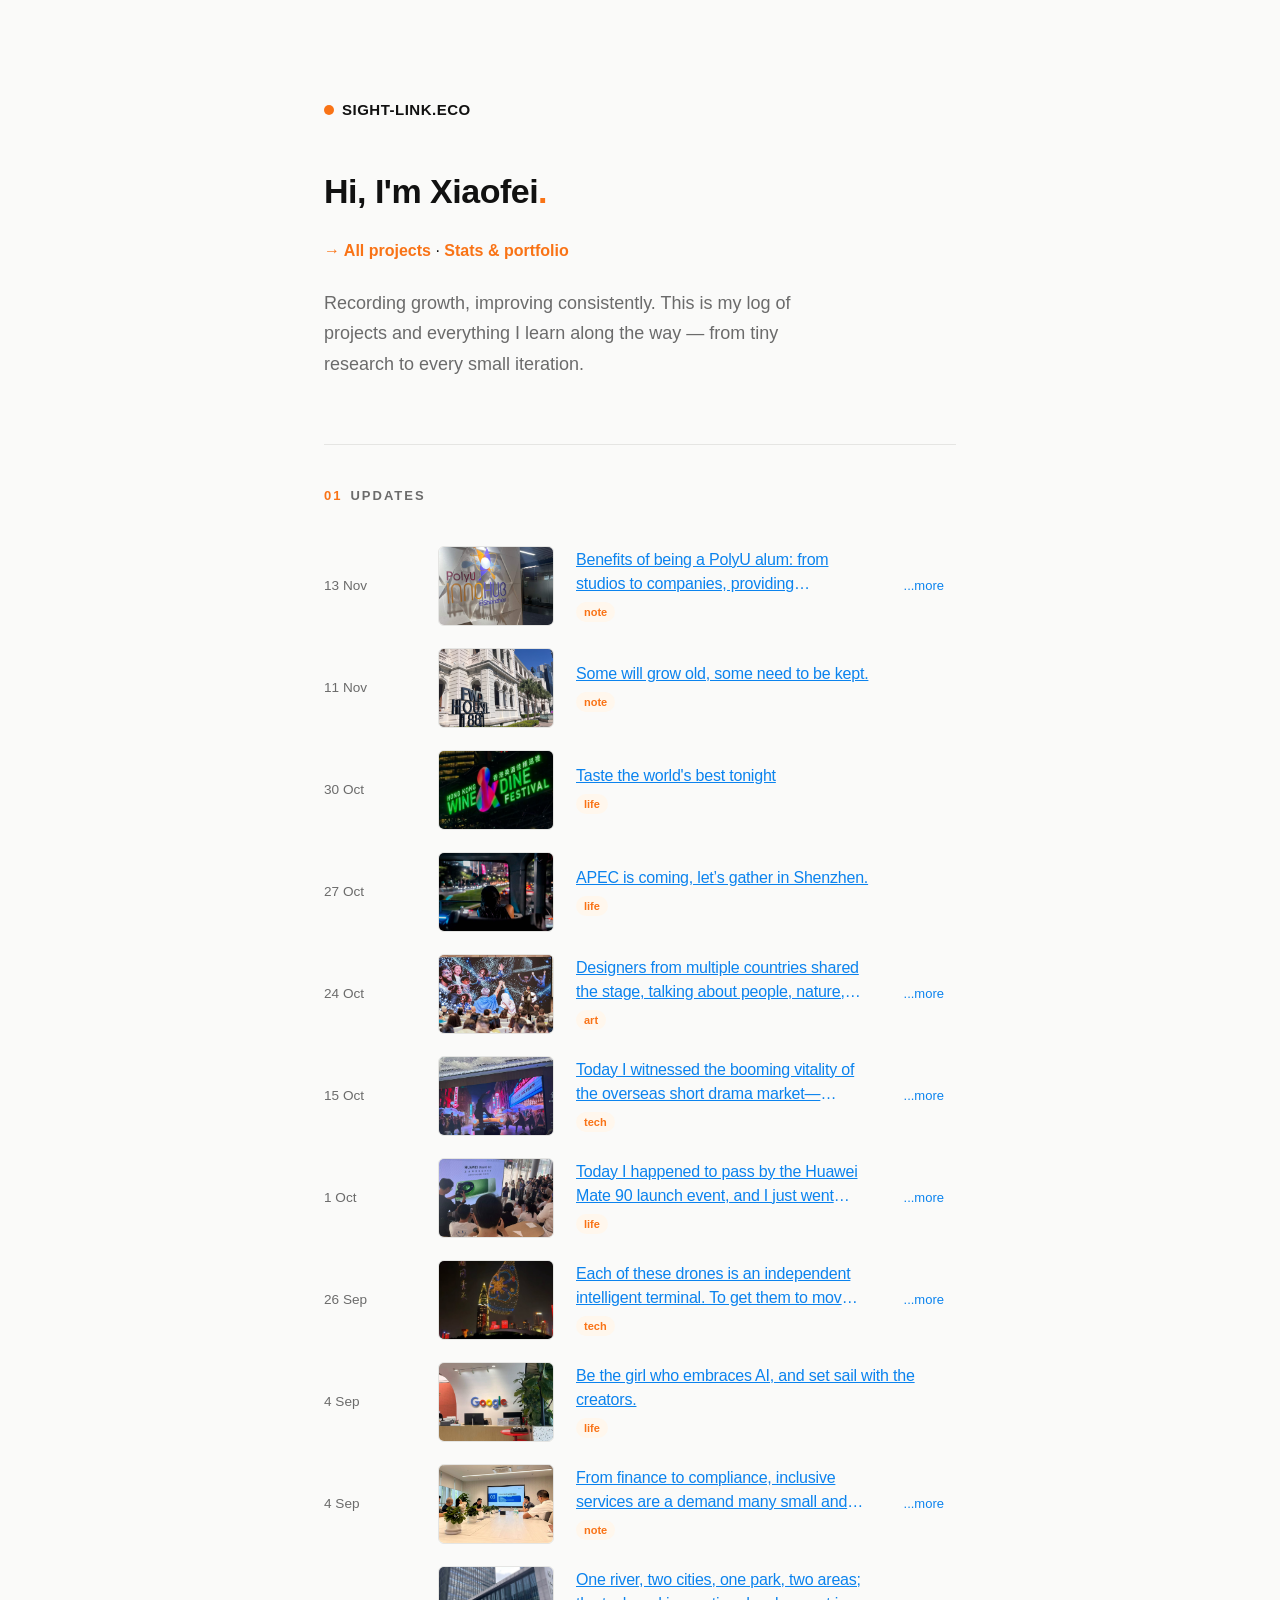
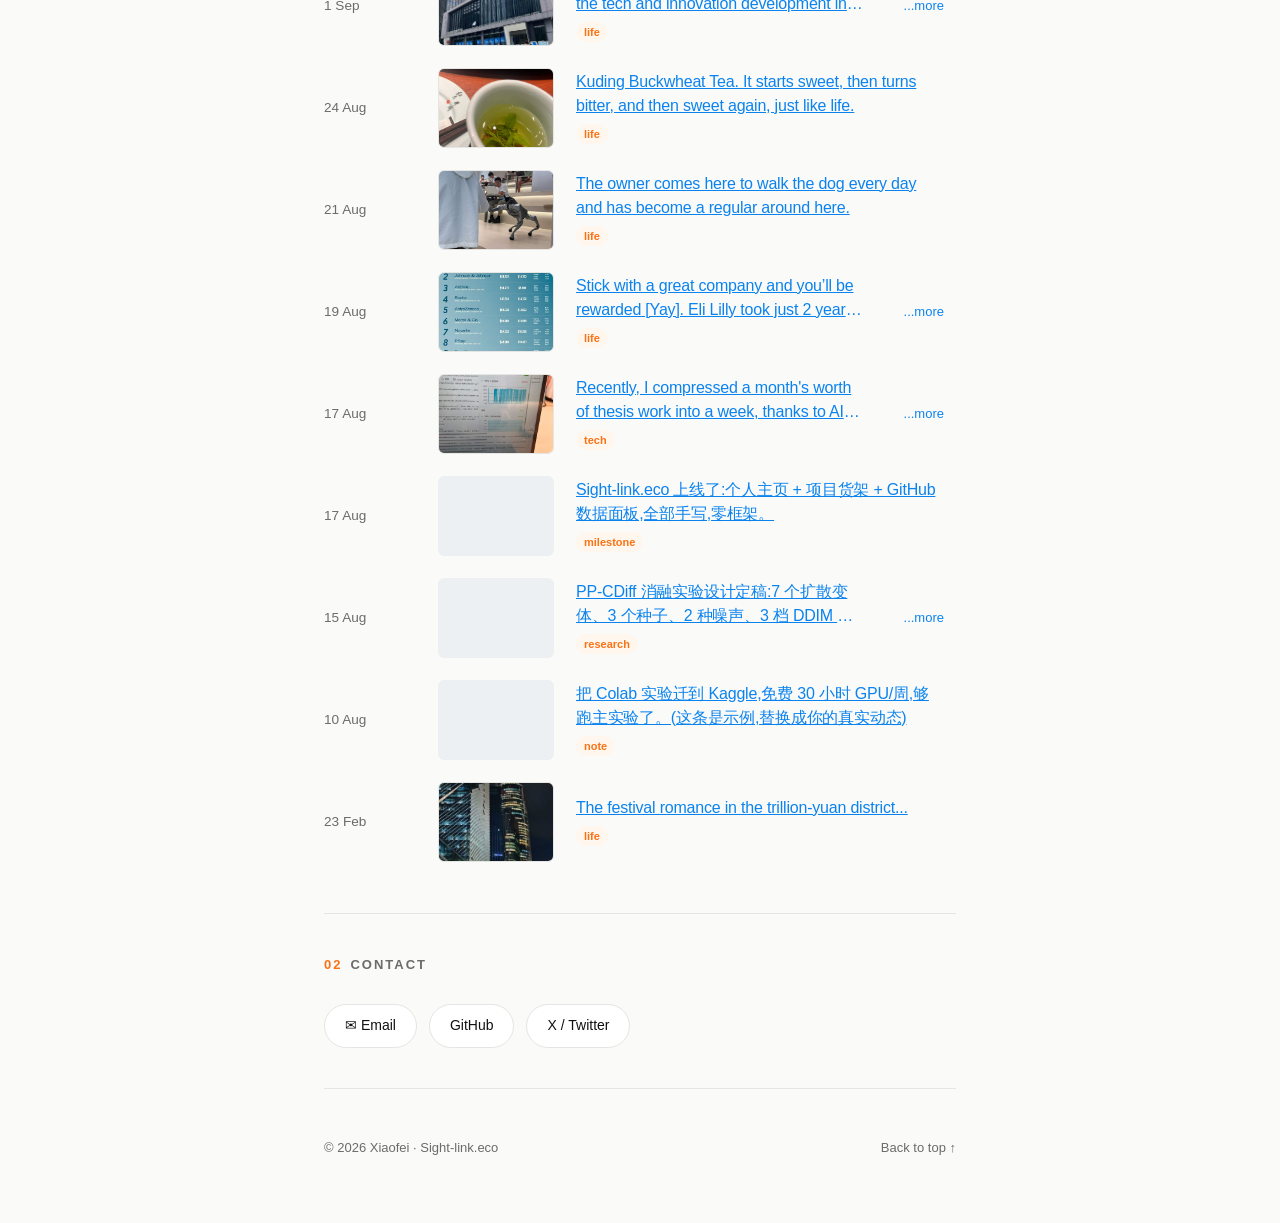
<file: index.html>
<!DOCTYPE html>
<html lang="en">
<head>
<meta charset="UTF-8">
<meta name="viewport" content="width=device-width, initial-scale=1.0">
<title>Sight-link.eco — Xiaofei</title>
<meta name="description" content="Xiaofei's personal site: recording growth and projects.">
<style>
  :root {
    --bg: #fafaf9;
    --text: #111111;
    --muted: #6b6b6b;
    --accent: #f97316;
    --border: #e5e5e3;
    --card: #ffffff;
    --post-link: #0b83ee;
  }
  * { margin: 0; padding: 0; box-sizing: border-box; }
  html { scroll-behavior: smooth; }
  body {
    background: var(--bg);
    color: var(--text);
    font-family: -apple-system, BlinkMacSystemFont, "Segoe UI", Roboto, Helvetica, Arial, sans-serif;
    line-height: 1.7;
    -webkit-font-smoothing: antialiased;
  }
  .wrap { max-width: 680px; margin: 0 auto; padding: 0 24px; }

  /* ---------- Hero ---------- */
  header { padding: 96px 0 64px; }
  .logo {
    display: inline-flex; align-items: center; gap: 8px;
    font-weight: 700; font-size: 15px; letter-spacing: 0.5px;
    color: var(--text); text-decoration: none; margin-bottom: 40px;
  }
  .logo .dot {
    width: 10px; height: 10px; border-radius: 50%;
    background: var(--accent); display: inline-block;
  }
  header h1 { font-size: 34px; font-weight: 800; letter-spacing: -0.5px; margin-bottom: 16px; }
  header h1 .accent { color: var(--accent); }
  header p.tagline { font-size: 18px; color: var(--muted); max-width: 520px; }

  /* ---------- Sections ---------- */
  section { padding: 40px 0; border-top: 1px solid var(--border); }
  h2 {
    font-size: 13px; font-weight: 700; text-transform: uppercase;
    letter-spacing: 2px; color: var(--muted); margin-bottom: 28px;
  }
  h2 .num { color: var(--accent); margin-right: 8px; }

  /* ---------- Posts (levels.io style: date | thumbnail | title) ---------- */
  .posts { max-width: 620px; }
  .post {
    display: grid;
    grid-template-columns: 92px 116px minmax(0, 1fr);
    align-items: center;
    gap: 22px;
    padding: 11px 0;
  }
  .post-date { font-size: 13.6px; color: var(--muted); white-space: nowrap; }
  .post-thumb {
    display: block; width: 116px; height: 80px;
    border-radius: 6px; object-fit: cover;
    background: #edf0f2; border: 1px solid var(--border);
  }
  .post-thumb.placeholder { border-color: transparent; }
  .thumb-link { display: block; line-height: 0; }
  .post-title-wrap { position: relative; }
  .post-title {
    display: block; font-size: 16px; font-weight: 400; line-height: 1.5;
    letter-spacing: -0.2px; color: var(--post-link); overflow-wrap: anywhere;
  }
  .post-title-text {
    display: -webkit-box; -webkit-box-orient: vertical; -webkit-line-clamp: 2;
    line-clamp: 2; overflow: hidden; text-decoration: none; color: inherit;
  }
  .post-title-text.clamped { padding-right: 78px; }
  .post-title-text.expanded { -webkit-line-clamp: unset; line-clamp: unset; overflow: visible; padding-right: 0; }
  .post-toggle {
    position: absolute; right: 0; bottom: 0;
    display: none; align-items: center; gap: 3px;
    border: 0; padding: 0 0 0 20px; margin: 0;
    background: linear-gradient(90deg, rgba(250,250,249,0), var(--bg) 16px);
    font-size: 13px; font-weight: 400; line-height: 1.5; color: var(--post-link);
    cursor: pointer; white-space: nowrap;
  }
  .post-toggle.show { display: inline-flex; }
  .post-toggle:hover .lbl { text-decoration: underline; }
  a.post-title-text:hover { text-decoration: underline; }
  .post-tag {
    display: inline-block; margin-top: 6px; padding: 1px 8px;
    font-size: 11px; font-weight: 700; border-radius: 999px;
    background: #fff7ed; color: var(--accent);
  }

  /* ---------- Contact ---------- */
  .contact-links { display: flex; flex-wrap: wrap; gap: 12px; }
  .contact-links a {
    display: inline-block; padding: 9px 20px;
    border: 1px solid var(--border); border-radius: 999px;
    background: var(--card); color: var(--text);
    font-size: 14px; font-weight: 500; text-decoration: none;
    transition: all .15s;
  }
  .contact-links a:hover { border-color: var(--accent); color: var(--accent); }

  /* ---------- Footer ---------- */
  footer {
    padding: 48px 0 64px; border-top: 1px solid var(--border);
    font-size: 13px; color: var(--muted);
    display: flex; justify-content: space-between; flex-wrap: wrap; gap: 8px;
  }
  footer a { color: var(--muted); text-decoration: none; }
  footer a:hover { color: var(--accent); }

  @media (max-width: 600px) {
    header { padding: 64px 0 48px; }
    header h1 { font-size: 28px; }
    .post { grid-template-columns: 68px 76px minmax(0, 1fr); gap: 12px; }
    .post-date { font-size: 13.6px; }
    .post-thumb { width: 76px; height: 58px; }
    .post-title { font-size: 16px; }
  }
</style>
</head>
<body>
<div class="wrap">

  <header id="top">
    <a class="logo" href="#top"><span class="dot"></span>SIGHT-LINK.ECO</a>
    <h1>Hi, I'm Xiaofei<span class="accent">.</span></h1>
    <p style="margin-bottom: 24px;"><a href="projects.html" style="color: var(--accent); font-weight: 600; text-decoration: none;">→ All projects</a> · <a href="stats.html" style="color: var(--accent); font-weight: 600; text-decoration: none;">Stats &amp; portfolio</a></p>
    <p class="tagline">
      Recording growth, improving consistently. This is my log of projects
      and everything I learn along the way — from tiny
      research to every small iteration.
    </p>
  </header>

  <!-- ================= Posts (blog list) ================= -->
  <section id="posts">
    <h2><span class="num">01</span>Updates</h2>
    <div class="posts" id="posts-list"><div style="color: var(--muted); font-size: 14px;">Loading posts…</div></div>
  </section>

  <!-- ================= Contact ================= -->
  <section id="contact">
    <h2><span class="num">02</span>Contact</h2>
    <div class="contact-links">
      <a href="mailto:you@example.com">✉ Email</a>
      <a href="https://github.com/sight-link" target="_blank" rel="noopener">GitHub</a>
      <a href="https://x.com/yourname" target="_blank" rel="noopener">X / Twitter</a>
    </div>
  </section>

  <footer>
    <span>© 2026 Xiaofei · Sight-link.eco</span>
    <a href="#top">Back to top ↑</a>
  </footer>

</div>

<script>
  // 博客数据唯一来源：updates.json。
  // 新增博客只需编辑 updates.json 并提交，页面会自动更新，无需改动本文件。

  const esc = s => String(s ?? "").replace(/[&<>"]/g,
    c => ({ "&": "&amp;", "<": "&lt;", ">": "&gt;", '"': "&quot;" }[c]));
  const MONTHS = ["Jan","Feb","Mar","Apr","May","Jun","Jul","Aug","Sep","Oct","Nov","Dec"];

  function fmtDate(d) {
    const [y, m, day] = String(d).split("-");
    const thisYear = String(new Date().getFullYear());
    return `${+day} ${MONTHS[+m - 1]}${y === thisYear ? "" : " '" + y.slice(2)}`;
  }

  // Tolerate an old typo where the image path was used as a JSON key instead of "image".
  function imageOf(it) {
    if (Array.isArray(it.images) && it.images.length) return it.images.find(Boolean) || "";
    if (it.image) return it.image;
    const stray = Object.keys(it).find(k => /^images?\//i.test(k));
    return stray || "";
  }

  // Same stable id as post.html, so list links keep working after reordering.
  function postId(it) {
    const s = String(it.date) + "|" + String(it.text);
    let h = 2166136261;
    for (let i = 0; i < s.length; i++) { h ^= s.charCodeAt(i); h = Math.imul(h, 16777619); }
    return String(it.date) + "-" + (h >>> 0).toString(16).padStart(8, "0");
  }

  function renderPosts(items) {
    const el = document.getElementById("posts-list");
    const list = items.slice().sort((a, b) => String(b.date).localeCompare(String(a.date)));

    el.innerHTML = list.map(it => {
      const href = `post.html?id=${encodeURIComponent(postId(it))}`;
      const image = imageOf(it);
      const thumbInner = image
        ? `<img class="post-thumb" src="${esc(image)}" alt="${esc(it.text)}" loading="lazy">`
        : `<span class="post-thumb placeholder" aria-hidden="true"></span>`;
      const thumb = `<a class="thumb-link" href="${href}" aria-label="Read: ${esc(it.text)}">${thumbInner}</a>`;
      const text = `<span class="post-title-text">${esc(it.text)}</span>`;
      const title = `<a class="post-title" href="${href}">${text}</a>`;
      const toggle = `<button class="post-toggle" type="button" aria-expanded="false"><span class="lbl">...more</span></button>`;
      const tag = it.tag ? `<span class="post-tag">${esc(it.tag)}</span>` : "";
      return `
        <div class="post">
          <span class="post-date">${fmtDate(it.date)}</span>
          ${thumb}
          <div class="post-body"><div class="post-title-wrap">${title}${toggle}</div>${tag ? `<div>${tag}</div>` : ""}</div>
        </div>`;
    }).join("");

    // A missing/broken image file should degrade to the same grey placeholder.
    el.querySelectorAll("img.post-thumb").forEach(img => {
      img.addEventListener("error", () => {
        const span = document.createElement("span");
        span.className = "post-thumb placeholder";
        span.setAttribute("aria-hidden", "true");
        img.replaceWith(span);
      });
    });

    // Only show the expand/collapse control when the text actually exceeds two lines.
    el.querySelectorAll(".post-body").forEach(body => {
      const textEl = body.querySelector(".post-title-text");
      const btn = body.querySelector(".post-toggle");
      // Measure in the collapsed state (the default), so decide before any click.
      const clamped = textEl.scrollHeight > textEl.clientHeight + 1;
      btn.classList.toggle("show", clamped);
      textEl.classList.toggle("clamped", clamped);
      btn.addEventListener("click", () => {
        const expanded = textEl.classList.toggle("expanded");
        btn.classList.toggle("expanded", expanded);
        btn.querySelector(".lbl").textContent = expanded ? "...less" : "...more";
        btn.setAttribute("aria-expanded", expanded ? "true" : "false");
        btn.classList.add("show");
      });
    });
  }

  function refreshClamps() {
    document.querySelectorAll(".post-body").forEach(body => {
      const textEl = body.querySelector(".post-title-text");
      const btn = body.querySelector(".post-toggle");
      if (textEl.classList.contains("expanded")) { btn.classList.add("show"); return; }
      btn.classList.toggle("show", textEl.scrollHeight > textEl.clientHeight + 1);
    });
  }
  window.addEventListener("resize", refreshClamps);

  async function loadPosts() {
    try {
      const res = await fetch("updates.json");
      if (!res.ok) throw new Error(res.status);
      const data = await res.json();
      if (!Array.isArray(data) || !data.length) throw new Error("empty");
      renderPosts(data);
    } catch (e) {
      document.getElementById("posts-list").innerHTML =
        '<div style="color: var(--muted); font-size: 14px; line-height: 1.8;">' +
        '博客数据来自 <code>updates.json</code>。本地双击打开时浏览器会拦截数据请求，' +
        '请访问线上网址，或在本目录运行 <code>python -m http.server</code> 后打开 ' +
        '<code>http://localhost:8000</code>。</div>';
    }
  }
  loadPosts();
</script>
</body>
</html>
</file>
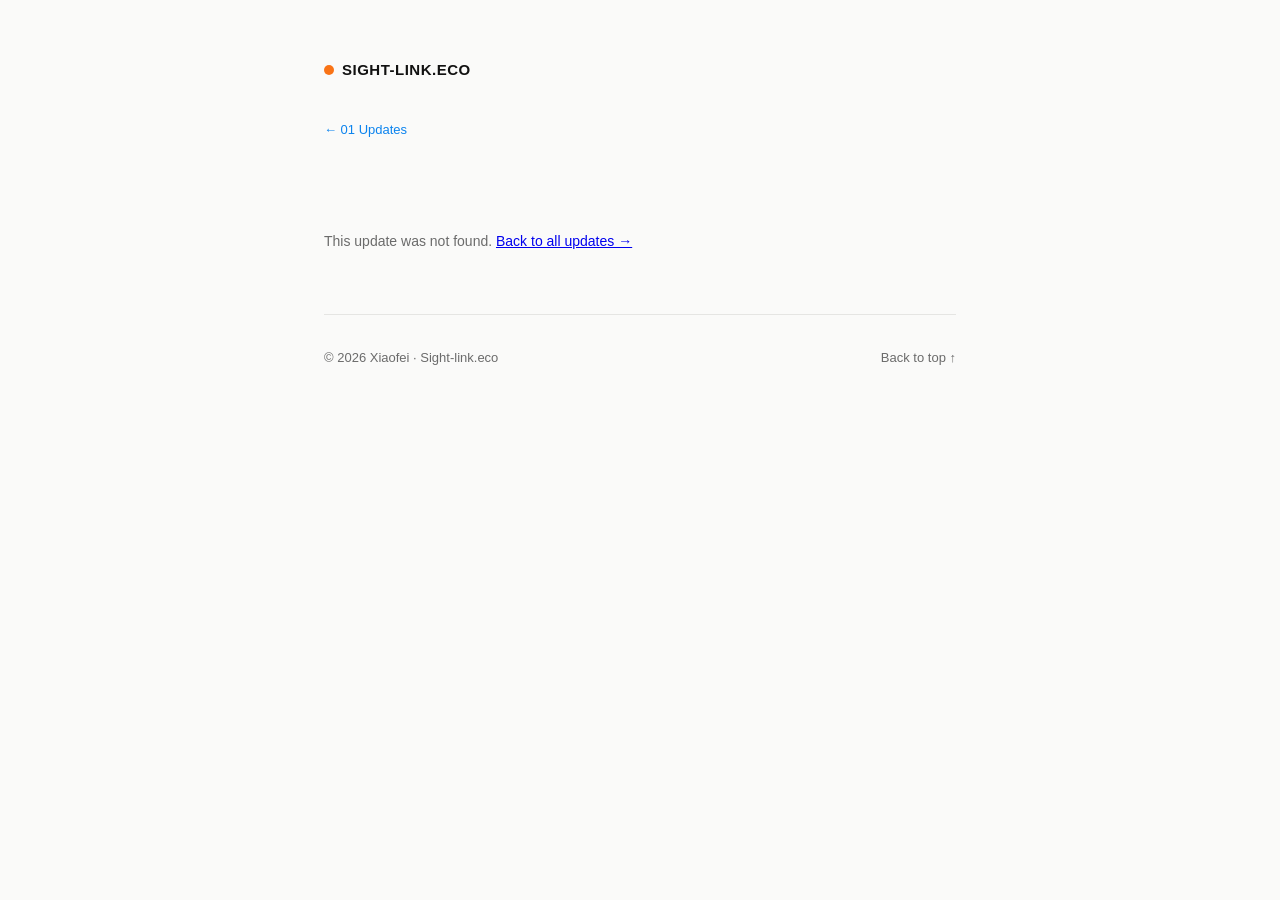
<file: post.html>
<!DOCTYPE html>
<html lang="en">
<head>
<meta charset="UTF-8">
<meta name="viewport" content="width=device-width, initial-scale=1.0">
<title>Update · Sight-link.eco</title>
<meta name="description" content="A update from Xiaofei's log.">
<style>
  :root {
    --bg: #fafaf9;
    --text: #111111;
    --muted: #6b6b6b;
    --accent: #f97316;
    --border: #e5e5e3;
    --card: #ffffff;
    --post-link: #0b83ee;
  }
  * { margin: 0; padding: 0; box-sizing: border-box; }
  body {
    background: var(--bg); color: var(--text);
    font-family: -apple-system, BlinkMacSystemFont, "Segoe UI", Roboto, Helvetica, Arial, sans-serif;
    line-height: 1.7; -webkit-font-smoothing: antialiased;
  }
  .wrap { max-width: 680px; margin: 0 auto; padding: 0 24px; }

  header { padding: 56px 0 28px; }
  .logo {
    display: inline-flex; align-items: center; gap: 8px;
    font-weight: 700; font-size: 15px; letter-spacing: 0.5px;
    color: var(--text); text-decoration: none; margin-bottom: 32px;
  }
  .logo .dot { width: 10px; height: 10px; border-radius: 50%; background: var(--accent); display: inline-block; }
  .back { font-size: 13px; color: var(--post-link); text-decoration: none; }
  .back:hover { text-decoration: underline; }

  .meta { display: flex; align-items: center; gap: 12px; flex-wrap: wrap; margin-bottom: 14px; }
  .date { font-size: 13.6px; color: var(--muted); }
  .tag {
    font-size: 11px; font-weight: 700; border-radius: 999px;
    background: #fff7ed; color: var(--accent); padding: 1px 8px;
  }
  h1 {
    font-size: 26px; font-weight: 700; line-height: 1.35; letter-spacing: -0.4px;
    overflow-wrap: anywhere; margin-bottom: 26px;
  }
  .body { font-size: 16px; line-height: 1.8; white-space: pre-line; margin-bottom: 26px; overflow-wrap: anywhere; }

  .gallery { display: grid; grid-template-columns: repeat(auto-fit, minmax(180px, 1fr)); gap: 10px; margin-bottom: 26px; }
  .gallery img {
    width: 100%; aspect-ratio: 4 / 3; object-fit: cover; display: block;
    border-radius: 8px; border: 1px solid var(--border); background: #edf0f2;
    cursor: zoom-in;
  }
  .gallery img:hover { border-color: var(--accent); }
  .external {
    display: inline-block; font-size: 14px; color: var(--post-link);
    text-decoration: none; border: 1px solid var(--border); border-radius: 999px;
    padding: 8px 18px; margin-bottom: 28px; background: var(--card);
  }
  .external:hover { border-color: var(--post-link); }

  nav {
    display: flex; justify-content: space-between; gap: 16px; flex-wrap: wrap;
    border-top: 1px solid var(--border); padding-top: 20px; padding-bottom: 56px;
  }
  nav a { font-size: 14px; color: var(--post-link); text-decoration: none; max-width: 46%; }
  nav a:hover { text-decoration: underline; }
  nav .nav-label { display: block; font-size: 12px; color: var(--muted); }
  nav .nav-title { display: block; overflow: hidden; text-overflow: ellipsis; white-space: nowrap; }

  footer {
    border-top: 1px solid var(--border); padding: 32px 0 48px;
    font-size: 13px; color: var(--muted); display: flex; justify-content: space-between; flex-wrap: wrap; gap: 8px;
  }
  footer a { color: var(--muted); text-decoration: none; }
  footer a:hover { color: var(--accent); }

  .lightbox {
    position: fixed; inset: 0; background: rgba(17,17,17,.88); z-index: 99;
    display: none; align-items: center; justify-content: center; flex-direction: column; gap: 14px;
    padding: 40px 20px;
  }
  .lightbox.show { display: flex; }
  .lightbox img { max-width: 100%; max-height: 78vh; object-fit: contain; border-radius: 6px; }
  .lightbox .ctrl { display: flex; align-items: center; gap: 20px; color: #fff; font-size: 14px; }
  .lightbox button {
    background: none; border: 1px solid rgba(255,255,255,.4); color: #fff;
    border-radius: 999px; padding: 6px 16px; font-size: 14px; cursor: pointer;
  }
  .lightbox button:hover { border-color: #fff; }
  .lightbox .close { position: absolute; top: 18px; right: 20px; font-size: 22px; border: 0; padding: 4px 10px; }

  .hint { color: var(--muted); font-size: 14px; padding: 60px 0; }
  @media (max-width: 600px) {
    header { padding-top: 40px; }
    h1 { font-size: 22px; }
    .body { font-size: 15px; }
    .gallery { grid-template-columns: repeat(2, minmax(0, 1fr)); }
  }
</style>
</head>
<body>
<div class="wrap">
  <header>
    <a class="logo" href="index.html"><span class="dot"></span>SIGHT-LINK.ECO</a>
    <div><a class="back" href="index.html#posts">← 01 Updates</a></div>
  </header>
  <main id="detail"><div class="hint">Loading…</div></main>
  <footer>
    <span>© 2026 Xiaofei · Sight-link.eco</span>
    <a href="index.html#top">Back to top ↑</a>
  </footer>
</div>

<div class="lightbox" id="lightbox" role="dialog" aria-label="Image viewer">
  <button class="close" type="button" aria-label="Close">×</button>
  <img id="lb-img" alt="">
  <div class="ctrl">
    <button type="button" id="lb-prev">← Prev</button>
    <span id="lb-count"></span>
    <button type="button" id="lb-next">Next →</button>
  </div>
</div>

<script>
  const esc = s => String(s ?? "").replace(/[&<>"]/g,
    c => ({ "&": "&amp;", "<": "&lt;", ">": "&gt;", '"': "&quot;" }[c]));
  const MONTHS = ["Jan","Feb","Mar","Apr","May","Jun","Jul","Aug","Sep","Oct","Nov","Dec"];

  function fmtDate(d) {
    const [y, m, day] = String(d).split("-");
    const thisYear = String(new Date().getFullYear());
    return `${+day} ${MONTHS[+m - 1]}${y === thisYear ? "" : " '" + y.slice(2)}`;
  }

  // Stable id derived from date + text, so links survive reordering.
  function postId(it) {
    const s = String(it.date) + "|" + String(it.text);
    let h = 2166136261;
    for (let i = 0; i < s.length; i++) { h ^= s.charCodeAt(i); h = Math.imul(h, 16777619); }
    return String(it.date) + "-" + (h >>> 0).toString(16).padStart(8, "0");
  }

  function imagesOf(it) {
    if (Array.isArray(it.images) && it.images.length) return it.images.filter(Boolean);
    if (it.image) return [it.image];
    const stray = Object.keys(it).find(k => /^images?\//i.test(k));
    return stray ? [stray] : [];
  }

  let gallery = [], current = 0;
  const lb = document.getElementById("lightbox");
  const lbImg = document.getElementById("lb-img");
  const lbCount = document.getElementById("lb-count");

  function showImage(i) {
    if (!gallery.length) return;
    current = (i + gallery.length) % gallery.length;
    lbImg.src = gallery[current];
    lbImg.alt = "Image " + (current + 1);
    lbCount.textContent = (current + 1) + " / " + gallery.length;
  }
  function openLightbox(i) { showImage(i); lb.classList.add("show"); }
  function closeLightbox() { lb.classList.remove("show"); lbImg.src = ""; }

  lb.querySelector(".close").addEventListener("click", closeLightbox);
  document.getElementById("lb-prev").addEventListener("click", () => showImage(current - 1));
  document.getElementById("lb-next").addEventListener("click", () => showImage(current + 1));
  lb.addEventListener("click", e => { if (e.target === lb) closeLightbox(); });
  document.addEventListener("keydown", e => {
    if (!lb.classList.contains("show")) return;
    if (e.key === "Escape") closeLightbox();
    if (e.key === "ArrowLeft") showImage(current - 1);
    if (e.key === "ArrowRight") showImage(current + 1);
  });

  function render(posts, post) {
    const sorted = posts.slice().sort((a, b) => String(b.date).localeCompare(String(a.date)));
    const idx = sorted.findIndex(x => postId(x) === postId(post));
    const prev = idx > 0 ? sorted[idx - 1] : null;
    const next = idx < sorted.length - 1 ? sorted[idx + 1] : null;

    gallery = imagesOf(post);
    const images = gallery.map((src, i) =>
      `<img src="${esc(src)}" alt="${esc(post.text)} — ${i + 1}" data-i="${i}" loading="lazy">`).join("");
    const external = post.link
      ? `<a class="external" href="${esc(post.link)}" target="_blank" rel="noopener">View original ↗</a>` : "";
    const body = post.body ? `<div class="body">${esc(post.body)}</div>` : "";
    const navLinks =
      (prev || next) ? `<nav>
        ${prev ? `<a href="post.html?id=${encodeURIComponent(postId(prev))}"><span class="nav-label">← Previous</span><span class="nav-title">${esc(prev.text)}</span></a>` : "<span></span>"}
        ${next ? `<a href="post.html?id=${encodeURIComponent(postId(next))}" style="text-align:right"><span class="nav-label">Next →</span><span class="nav-title">${esc(next.text)}</span></a>` : "<span></span>"}
      </nav>` : "";

    document.getElementById("detail").innerHTML = `
      <div class="meta">
        <span class="date">${fmtDate(post.date)}</span>
        ${post.tag ? `<span class="tag">${esc(post.tag)}</span>` : ""}
      </div>
      <h1>${esc(post.text)}</h1>
      ${body}
      ${gallery.length ? `<div class="gallery">${images}</div>` : ""}
      ${external}
      ${navLinks}`;

    document.querySelectorAll(".gallery img").forEach(img => {
      img.addEventListener("click", () => openLightbox(+img.dataset.i));
      img.addEventListener("error", () => { img.style.display = "none"; });
    });
    lbImg.addEventListener("error", () => { lbImg.style.display = "none"; });
    lbImg.addEventListener("load", () => { lbImg.style.display = "block"; });
    document.title = String(post.text).slice(0, 60) + " · Sight-link.eco";
  }

  async function load() {
    try {
      const res = await fetch("updates.json");
      if (!res.ok) throw new Error(res.status);
      const posts = await res.json();
      const id = new URLSearchParams(location.search).get("id");
      const post = posts.find(x => postId(x) === id);
      if (!post) throw new Error("not found");
      render(posts, post);
    } catch (e) {
      document.getElementById("detail").innerHTML =
        '<div class="hint">This update was not found. <a href="index.html#posts">Back to all updates →</a></div>';
    }
  }
  load();
</script>
</body>
</html>
</file>
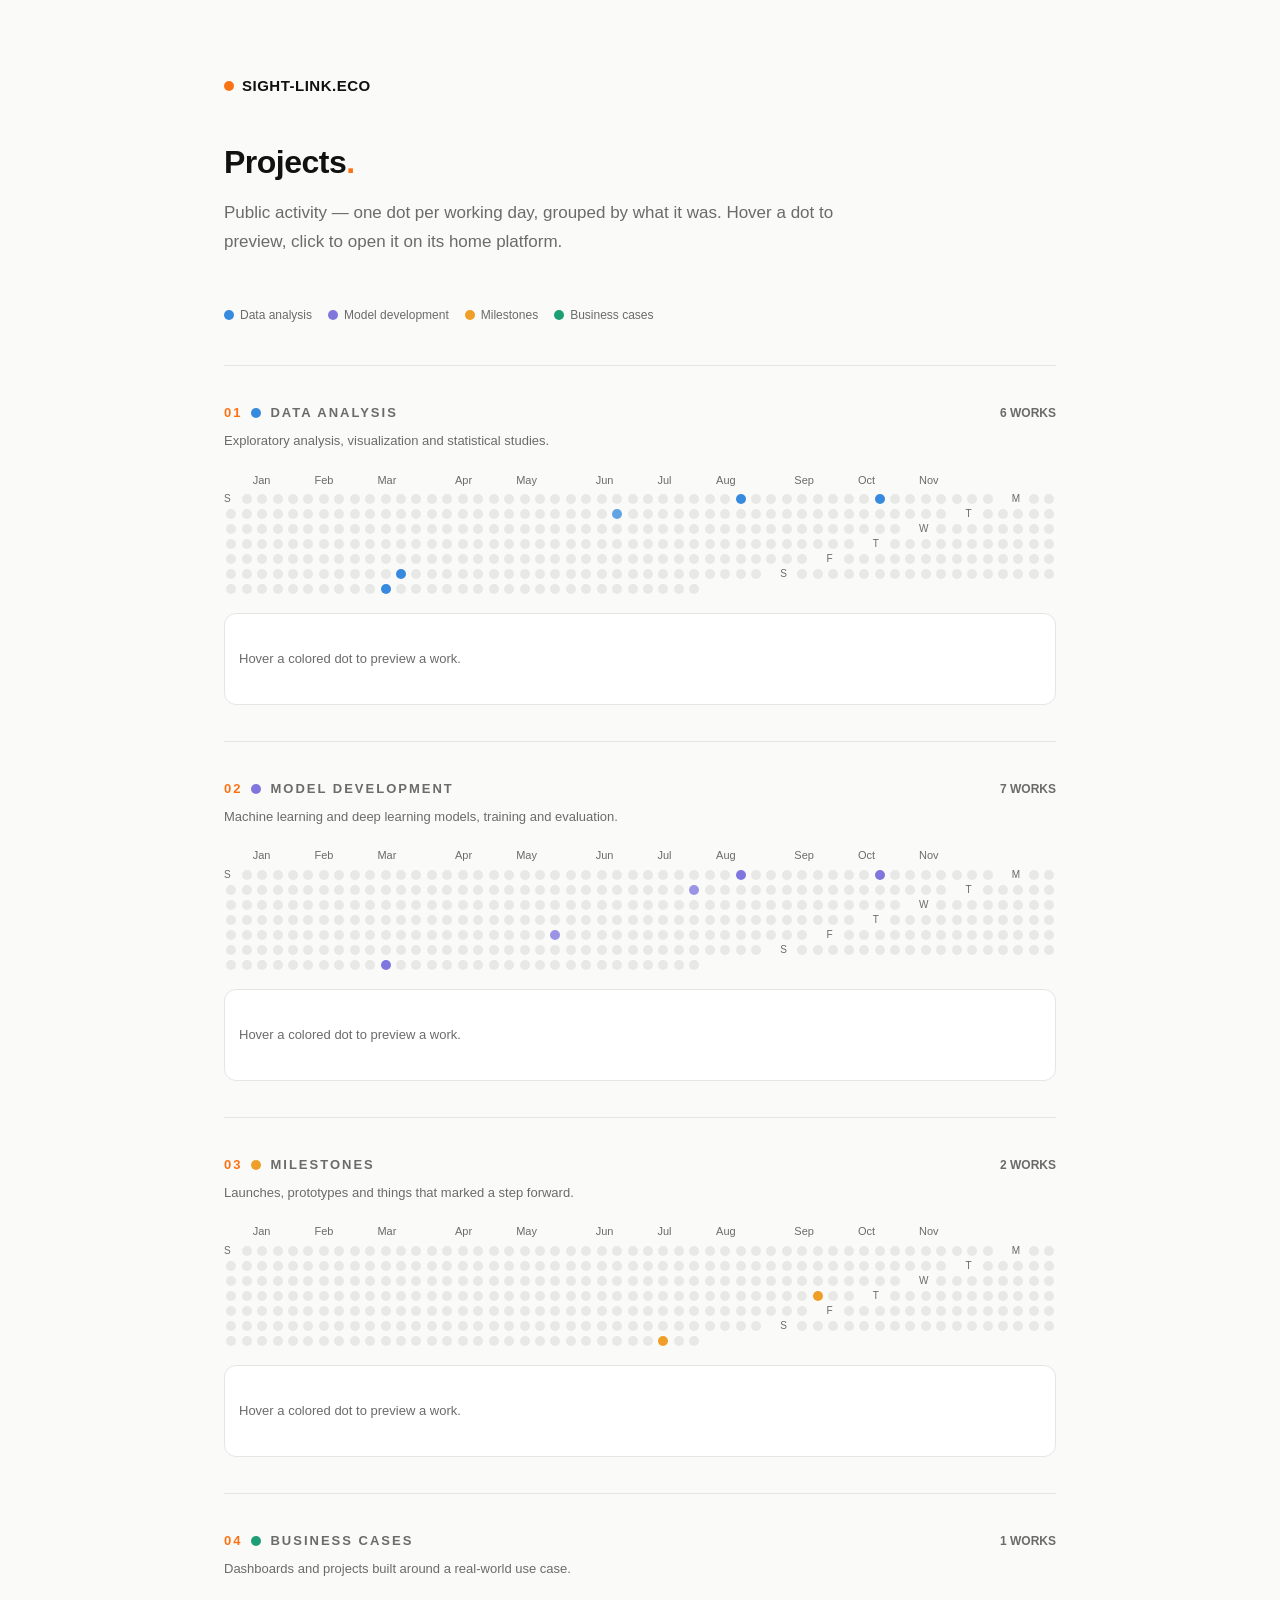
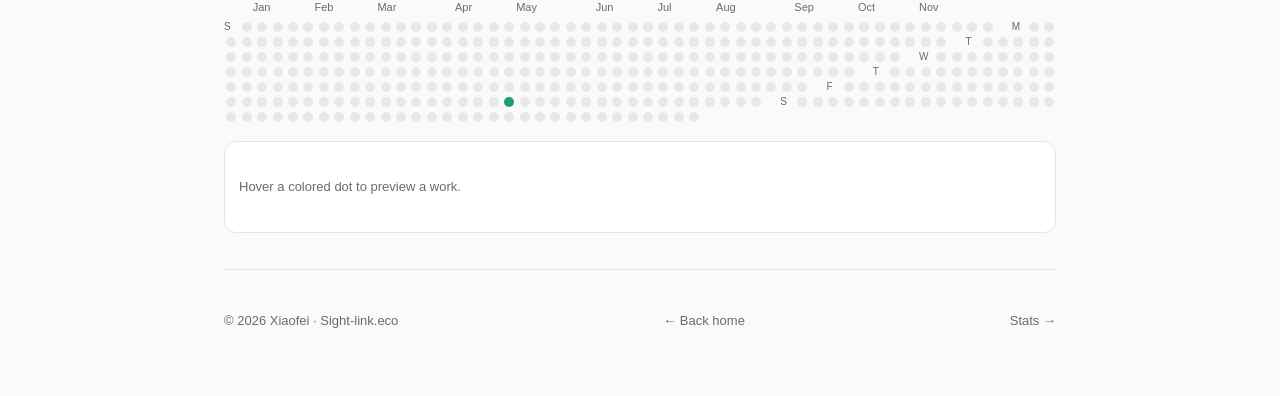
<file: projects.html>
<!DOCTYPE html>
<html lang="en">
<head>
<meta charset="UTF-8">
<meta name="viewport" content="width=device-width, initial-scale=1.0">
<title>Projects — Sight-link.eco</title>
<meta name="description" content="Public activity — data analysis, model development, milestones and business cases.">
<style>
  :root {
    --bg: #fafaf9;
    --text: #111111;
    --muted: #6b6b6b;
    --accent: #f97316;
    --border: #e5e5e3;
    --card: #ffffff;
    --empty: #e8e8e6;
  }
  * { margin: 0; padding: 0; box-sizing: border-box; }
  body {
    background: var(--bg);
    color: var(--text);
    font-family: -apple-system, BlinkMacSystemFont, "Segoe UI", Roboto, Helvetica, Arial, sans-serif;
    line-height: 1.7;
    -webkit-font-smoothing: antialiased;
  }
  .wrap { max-width: 880px; margin: 0 auto; padding: 0 24px; }

  /* ---------- Header ---------- */
  header { padding: 72px 0 40px; }
  .logo {
    display: inline-flex; align-items: center; gap: 8px;
    font-weight: 700; font-size: 15px; letter-spacing: 0.5px;
    color: var(--text); text-decoration: none; margin-bottom: 36px;
  }
  .logo .dot { width: 10px; height: 10px; border-radius: 50%; background: var(--accent); display: inline-block; }
  header h1 { font-size: 32px; font-weight: 800; letter-spacing: -0.5px; margin-bottom: 10px; }
  header h1 .accent { color: var(--accent); }
  header p { font-size: 17px; color: var(--muted); max-width: 620px; }

  /* ---------- Section ---------- */
  section { padding: 36px 0; border-top: 1px solid var(--border); }
  h2 {
    font-size: 13px; font-weight: 700; text-transform: uppercase;
    letter-spacing: 2px; color: var(--muted); margin-bottom: 6px;
    display: flex; align-items: center; gap: 9px;
  }
  h2 .num { color: var(--accent); }
  .swatch { width: 10px; height: 10px; border-radius: 50%; display: inline-block; }
  h2 .count { margin-left: auto; color: var(--muted); font-size: 12px; letter-spacing: 0; font-weight: 600; }
  .section-note { font-size: 13px; color: var(--muted); margin: 0 0 18px; }

  /* ---------- Calendar ---------- */
  .months {
    display: grid; grid-template-columns: 14px repeat(53, 1fr);
    font-size: 11px; color: var(--muted); margin-bottom: 4px;
  }
  .months span { text-align: left; white-space: nowrap; }
  .calendar {
    display: grid; grid-template-columns: 14px repeat(53, 1fr);
    grid-auto-rows: 12px; gap: 3px 2px; align-items: center;
  }
  .dow { font-size: 10px; color: var(--muted); line-height: 12px; }
  .cell { width: 10px; height: 10px; border-radius: 50%; background: var(--empty); justify-self: center; }
  .cell.future { background: transparent; }
  .cell.has { cursor: pointer; transition: transform .12s, box-shadow .12s; }
  .cell.has:hover { transform: scale(1.35); box-shadow: 0 0 0 2px var(--text); }

  /* ---------- Detail ---------- */
  .detail {
    display: flex; gap: 16px; min-height: 92px; margin-top: 18px; padding: 14px;
    background: var(--card); border: 1px solid var(--border); border-radius: 12px;
  }
  .detail .thumb {
    width: 116px; height: 76px; flex: none; border-radius: 8px;
    display: flex; align-items: center; justify-content: center;
    background: #f6f6f4;
  }
  .detail .body { flex: 1; min-width: 0; }
  .detail .d-title { font-size: 15px; font-weight: 700; line-height: 1.35; }
  .detail .d-meta { font-size: 12px; color: var(--muted); margin: 2px 0 5px; }
  .detail .d-desc { font-size: 13px; color: var(--muted); }
  .detail .d-link { display: inline-block; margin-top: 6px; font-size: 13px; color: var(--accent); font-weight: 600; text-decoration: none; }
  .detail .d-link:hover { text-decoration: underline; }
  .detail .placeholder { align-self: center; font-size: 13px; color: var(--muted); }

  .legend { display: flex; flex-wrap: wrap; gap: 16px; margin: 8px 0 40px; font-size: 12px; color: var(--muted); }
  .legend span { display: inline-flex; align-items: center; gap: 6px; }
  .legend i { width: 10px; height: 10px; border-radius: 50%; display: inline-block; }

  footer {
    padding: 40px 0 64px; border-top: 1px solid var(--border);
    font-size: 13px; color: var(--muted);
    display: flex; justify-content: space-between; flex-wrap: wrap; gap: 8px;
  }
  footer a { color: var(--muted); text-decoration: none; }
  footer a:hover { color: var(--accent); }

  @media (max-width: 640px) {
    .calendar, .months { grid-template-columns: 12px repeat(53, 1fr); gap: 2px 1px; }
    .cell { width: 7px; height: 7px; }
    .detail { flex-direction: column; }
    .detail .thumb { width: 100%; height: 64px; }
  }
</style>
</head>
<body>
<div class="wrap">

  <header id="top">
    <a class="logo" href="index.html"><span class="dot"></span>SIGHT-LINK.ECO</a>
    <h1>Projects<span class="accent">.</span></h1>
    <p>Public activity — one dot per working day, grouped by what it was. Hover a dot to preview, click to open it on its home platform.</p>
  </header>

  <div class="legend" id="legend"></div>
  <main id="sections"></main>

  <footer>
    <span>© 2026 Xiaofei · Sight-link.eco</span>
    <a href="index.html">← Back home</a>
    <a href="stats.html">Stats →</a>
  </footer>

</div>

<script>
(function () {
  var CATS = [
    { id: "data",       label: "Data analysis",      color: "#378ADD", note: "Exploratory analysis, visualization and statistical studies." },
    { id: "model",      label: "Model development",  color: "#7F77DD", note: "Machine learning and deep learning models, training and evaluation." },
    { id: "milestone",  label: "Milestones",         color: "#EF9F27", note: "Launches, prototypes and things that marked a step forward." },
    { id: "business",   label: "Business cases",     color: "#1D9E75", note: "Dashboards and projects built around a real-world use case." }
  ];
  var MONTHS = ["Jan", "Feb", "Mar", "Apr", "May", "Jun", "Jul", "Aug", "Sep", "Oct", "Nov", "Dec"];
  var DOW = ["S", "M", "T", "W", "T", "F", "S"];
  var DAY = 86400000;
  var COLS = 53;

  function esc(s) {
    return String(s == null ? "" : s).replace(/[&<>"']/g, function (m) {
      return { "&": "&amp;", "<": "&lt;", ">": "&gt;", '"': "&quot;", "'": "&#39;" }[m];
    });
  }
  function key(d) {
    return d.getFullYear() + "-" + String(d.getMonth() + 1).padStart(2, "0") + "-" + String(d.getDate()).padStart(2, "0");
  }
  function thumbSvg(color, label) {
    return '<svg width="76" height="44" viewBox="0 0 76 44" aria-hidden="true">' +
      '<rect x="6" y="24" width="12" height="14" rx="2" fill="' + color + '" opacity="0.35"/>' +
      '<rect x="24" y="14" width="12" height="24" rx="2" fill="' + color + '" opacity="0.55"/>' +
      '<rect x="42" y="19" width="12" height="19" rx="2" fill="' + color + '" opacity="0.75"/>' +
      '<rect x="60" y="7" width="12" height="31" rx="2" fill="' + color + '"/>' +
      '</svg>';
  }

  function windowRange() {
    var now = new Date();
    var end = new Date(now.getFullYear(), now.getMonth(), now.getDate());
    var start = new Date(now.getFullYear(), now.getMonth() - 11, 1);
    start.setDate(start.getDate() - start.getDay());
    var weeks = Math.ceil((end - start) / DAY / 7) + 1;
    return { start: start, end: end, weeks: Math.min(weeks, COLS) };
  }
  function monthLabels(range) {
    var cells = new Array(range.weeks + 1).join("<span></span>").split("");
    var html = "<span></span>";
    var lastMonth = -1;
    for (var w = 0; w < range.weeks; w++) {
      var found = -1;
      for (var d = 0; d < 7; d++) {
        var day = new Date(range.start.getTime() + (w * 7 + d) * DAY);
        if (day > range.end) break;
        if (day.getDate() <= 7 && day.getDay() === 0) { found = day.getMonth(); break; }
      }
      if (found >= 0 && found !== lastMonth) { html += "<span>" + MONTHS[found] + "</span>"; lastMonth = found; }
      else html += "<span></span>";
    }
    return html;
  }
  function calendarHtml(range, byDate, color) {
    var html = "";
    for (var r = 0; r < 7; r++) {
      html += '<div class="dow">' + DOW[r] + "</div>";
      for (var w = 0; w < range.weeks; w++) {
        var day = new Date(range.start.getTime() + (w * 7 + r) * DAY);
        var k = key(day);
        if (day > range.end) { html += '<div class="cell future"></div>'; continue; }
        var works = byDate[k];
        if (works && works.length) {
          html += '<div class="cell has" data-date="' + k + '" style="background:' + color +
                  ';opacity:' + (0.55 + 0.45 / Math.min(works.length, 3)) + '" title="' + esc(works[0].title) + '"></div>';
        } else {
          html += '<div class="cell"></div>';
        }
      }
    }
    return html;
  }

  function build(cat, works, range) {
    var byDate = {};
    works.forEach(function (w) { (byDate[w.date] = byDate[w.date] || []).push(w); });
    var section = document.createElement("section");
    section.innerHTML =
      '<h2><span class="num">' + String(CATS.indexOf(cat) + 1).padStart(2, "0") + '</span>' +
      '<span class="swatch" style="background:' + cat.color + '"></span>' + esc(cat.label) +
      '<span class="count">' + works.length + " works</span></h2>" +
      '<p class="section-note">' + esc(cat.note) + "</p>" +
      '<div class="months">' + monthLabels(range) + "</div>" +
      '<div class="calendar">' + calendarHtml(range, byDate, cat.color) + "</div>" +
      '<div class="detail" id="detail-' + cat.id + '"><span class="placeholder">Hover a colored dot to preview a work.</span></div>';
    document.getElementById("sections").appendChild(section);

    var detail = document.getElementById("detail-" + cat.id);
    var cells = section.querySelectorAll(".cell.has");
    for (var i = 0; i < cells.length; i++) {
      (function (el) {
        var d = el.getAttribute("data-date");
        function show() {
          var list = byDate[d];
          var w = list[0];
          var extra = list.length > 1
            ? '<div class="d-meta">+' + (list.length - 1) + " more on this day</div>"
            : "";
          detail.innerHTML =
            '<div class="thumb" style="background:' + cat.color + '18">' + thumbSvg(cat.color) + "</div>" +
            '<div class="body"><div class="d-title">' + esc(w.title) + "</div>" +
            '<div class="d-meta">' + esc(d) + " · " + esc(w.platform || "Web") + "</div>" +
            '<div class="d-desc">' + esc(w.desc || "") + "</div>" + extra +
            '<a class="d-link" href="' + esc(w.url) + '" target="_blank" rel="noopener">View details ↗</a></div>';
        }
        el.addEventListener("mouseenter", show);
        el.addEventListener("click", function () {
          show();
          var list = byDate[d];
          if (list[0].url) window.open(list[0].url, "_blank", "noopener");
        });
      })(cells[i]);
    }
  }

  function load() {
    var range = windowRange();
    fetch("projects.json?v=" + Date.now(), { cache: "no-store" })
      .then(function (res) { if (!res.ok) throw new Error("HTTP " + res.status); return res.json(); })
      .then(function (items) {
        document.getElementById("legend").innerHTML =
          CATS.map(function (c) { return "<span><i style=\"background:" + c.color + "\"></i>" + esc(c.label) + "</span>"; }).join("");
        CATS.forEach(function (cat) {
          var works = items.filter(function (w) { return w.category === cat.id && w.date >= key(range.start) && w.date <= key(range.end); });
          works.sort(function (a, b) { return a.date < b.date ? 1 : a.date > b.date ? -1 : 0; });
          build(cat, works, range);
        });
      })
      .catch(function (e) {
        document.getElementById("sections").innerHTML =
          '<section><p class="section-note">Could not load projects.json (' + esc(e.message) +
          '). Open this page through a local server, or view it online.</p></section>';
      });
  }
  load();
})();
</script>
</body>
</html>
</file>
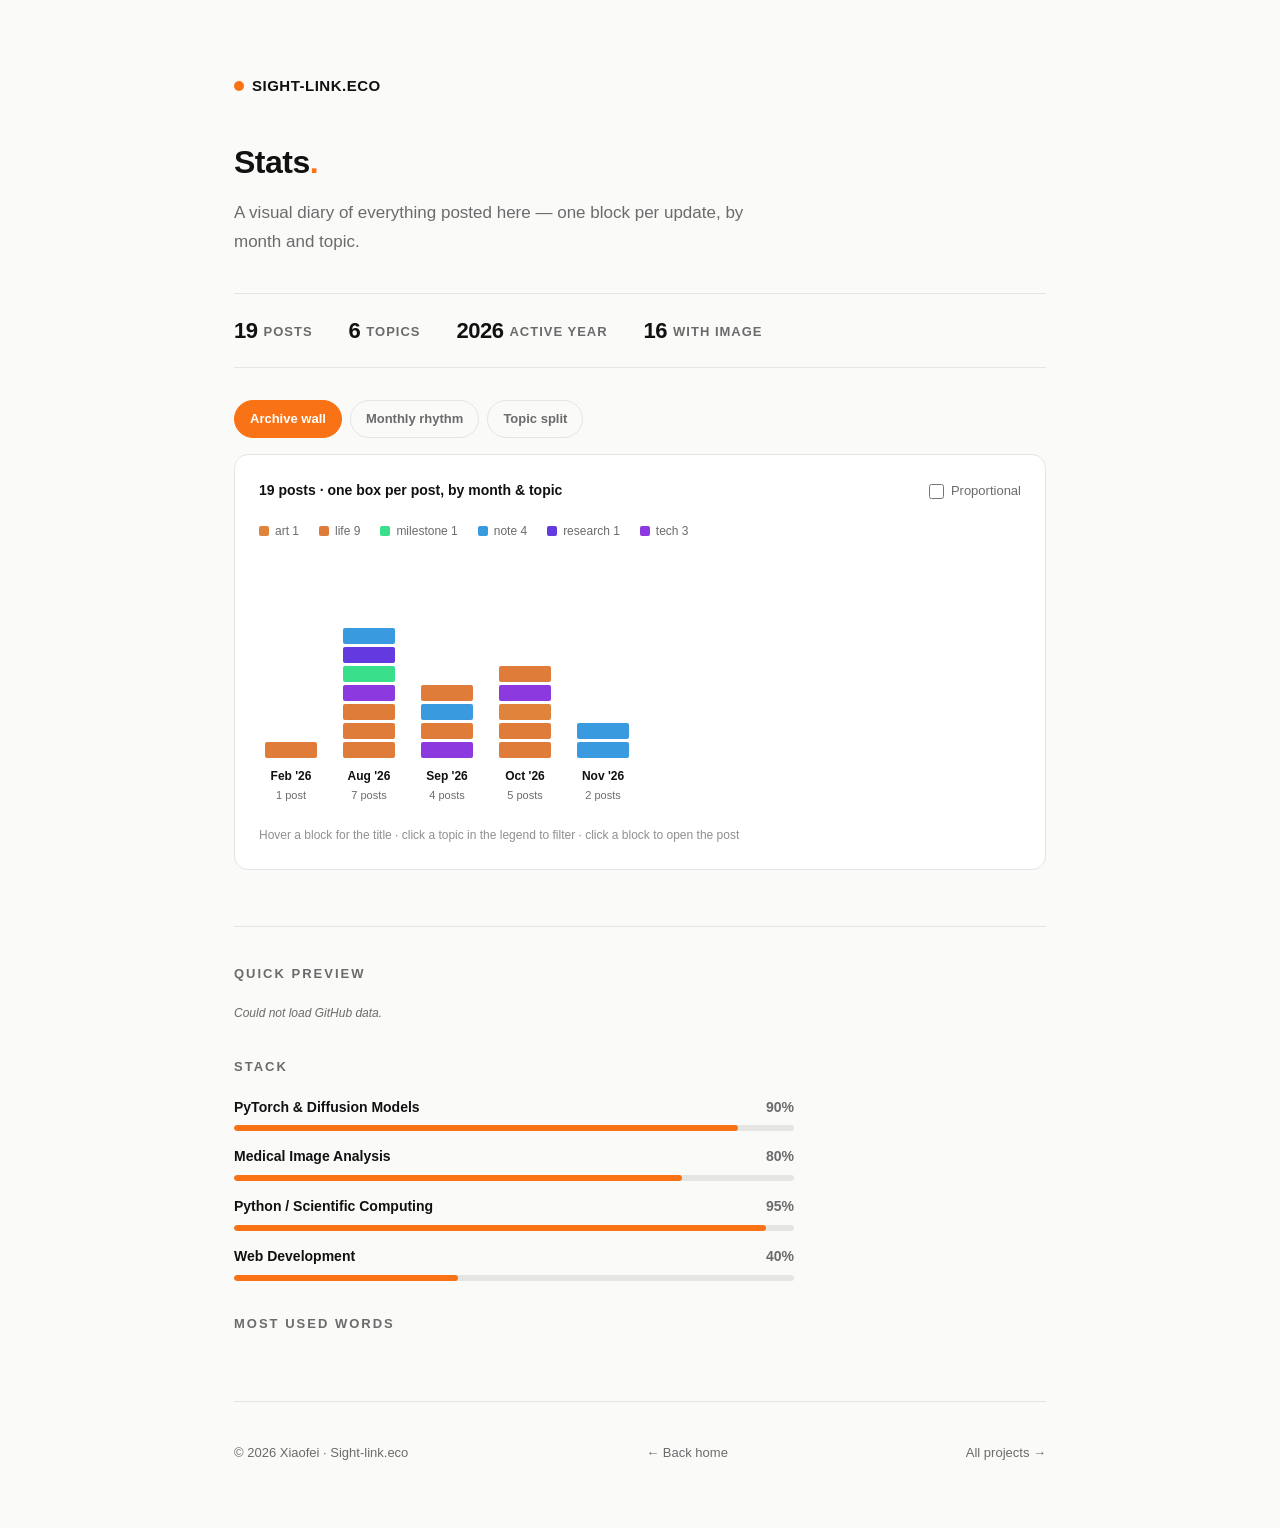
<file: stats.html>
<!DOCTYPE html>
<html lang="en">
<head>
<meta charset="UTF-8">
<meta name="viewport" content="width=device-width, initial-scale=1.0">
<title>Stats — Sight-link.eco</title>
<meta name="description" content="Every update on this site, visualised by month and topic.">
<style>
  :root {
    --bg: #fafaf9;
    --text: #111111;
    --muted: #6b6b6b;
    --accent: #f97316;
    --border: #e5e5e3;
    --card: #ffffff;
  }
  * { margin: 0; padding: 0; box-sizing: border-box; }
  body {
    background: var(--bg);
    color: var(--text);
    font-family: -apple-system, BlinkMacSystemFont, "Segoe UI", Roboto, Helvetica, Arial, sans-serif;
    line-height: 1.7;
    -webkit-font-smoothing: antialiased;
  }
  .wrap { max-width: 860px; margin: 0 auto; padding: 0 24px; }

  header { padding: 72px 0 36px; }
  .logo {
    display: inline-flex; align-items: center; gap: 8px;
    font-weight: 700; font-size: 15px; letter-spacing: 0.5px;
    color: var(--text); text-decoration: none; margin-bottom: 36px;
  }
  .logo .dot { width: 10px; height: 10px; border-radius: 50%; background: var(--accent); display: inline-block; }
  header h1 { font-size: 32px; font-weight: 800; letter-spacing: -0.5px; margin-bottom: 10px; }
  header h1 .accent { color: var(--accent); }
  header p { font-size: 17px; color: var(--muted); max-width: 560px; }

  /* ---------- one-line summary ---------- */
  .summary {
    display: flex; flex-wrap: wrap; gap: 12px 36px;
    padding: 18px 0; border-top: 1px solid var(--border); border-bottom: 1px solid var(--border);
    font-size: 13px; color: var(--muted); font-weight: 600; text-transform: uppercase; letter-spacing: 1px;
  }
  .summary b { font-size: 22px; font-weight: 800; color: var(--text); letter-spacing: -0.5px; margin-right: 6px; vertical-align: -2px; font-variant-numeric: tabular-nums; }

  /* ---------- tabs ---------- */
  .tabs { display: flex; flex-wrap: wrap; gap: 8px; margin: 32px 0 16px; }
  .tab {
    font: inherit; font-size: 13px; font-weight: 600; cursor: pointer;
    padding: 7px 15px; border-radius: 999px;
    border: 1px solid var(--border); background: transparent; color: var(--muted);
    transition: border-color .15s, color .15s, background .15s;
  }
  .tab:hover { border-color: var(--accent); color: var(--accent); }
  .tab.active { background: var(--accent); border-color: var(--accent); color: #fff; }

  /* ---------- chart panel ---------- */
  .panel {
    background: var(--card); border: 1px solid var(--border);
    border-radius: 14px; padding: 24px;
  }
  .panel-head { display: flex; justify-content: space-between; align-items: center; flex-wrap: wrap; gap: 12px; }
  .panel-head .count { font-size: 14px; font-weight: 700; }
  .prop { display: inline-flex; align-items: center; gap: 7px; font-size: 13px; color: var(--muted); cursor: pointer; user-select: none; }
  .prop input { accent-color: var(--accent); width: 15px; height: 15px; cursor: pointer; }
  .legend { display: flex; flex-wrap: wrap; gap: 8px 20px; margin: 18px 0 6px; }
  .legend span { display: inline-flex; align-items: center; gap: 6px; font-size: 12px; color: var(--muted); cursor: pointer; user-select: none; transition: opacity .15s; }
  .legend span:hover { color: var(--text); }
  .legend i { width: 10px; height: 10px; border-radius: 2px; display: inline-block; }
  .legend span.dim { opacity: .3; }
  .legend span.active { color: var(--text); font-weight: 700; }
  .hint { font-size: 12px; color: var(--muted); opacity: .75; margin-top: 16px; }

  /* archive wall */
  .wall { display: flex; align-items: flex-end; gap: 26px; padding: 20px 6px 4px; overflow-x: auto; min-height: 250px; }
  .wcol { flex: none; width: 52px; display: flex; flex-direction: column; align-items: center; }
  .wcol-bars { width: 100%; display: flex; flex-direction: column-reverse; gap: 3px; min-height: 190px; justify-content: flex-start; }
  .box { display: block; width: 100%; height: 16px; border-radius: 2px; position: relative; transition: opacity .12s, transform .12s; }
  a.box:hover { transform: scaleX(1.08); }
  .box.dim { opacity: .12; }
  .box::after {
    content: attr(data-tip); position: absolute; bottom: calc(100% + 6px); left: 50%;
    transform: translateX(-50%); white-space: nowrap; pointer-events: none;
    background: rgba(20,22,26,.94); color: #fff; font-size: 11px; font-weight: 500;
    padding: 6px 9px; border-radius: 6px; z-index: 5; opacity: 0; transition: opacity .12s;
  }
  .box:hover::after { opacity: 1; }
  .wcol-label { font-size: 12px; color: var(--text); font-weight: 700; margin-top: 8px; text-align: center; font-variant-numeric: tabular-nums; }
  .wcol-label small { display: block; font-size: 11px; color: var(--muted); font-weight: 500; }
  .wall.proportional .wcol-bars { justify-content: stretch; }
  .wall.proportional .box { height: auto; flex: 1 1 0; min-height: 2px; }

  /* monthly rhythm */
  .rhythm { display: flex; align-items: flex-end; gap: 26px; padding: 20px 6px 4px; min-height: 250px; overflow-x: auto; }
  .rcol { flex: none; width: 52px; display: flex; flex-direction: column; align-items: center; }
  .rbar { width: 100%; max-width: 46px; display: flex; flex-direction: column-reverse; border-radius: 3px 3px 0 0; overflow: hidden; }
  .rseg { width: 100%; position: relative; }
  .rseg::after {
    content: attr(data-tip); position: absolute; bottom: calc(100% + 6px); left: 50%;
    transform: translateX(-50%); white-space: nowrap; pointer-events: none;
    background: rgba(20,22,26,.94); color: #fff; font-size: 11px; font-weight: 500;
    padding: 6px 9px; border-radius: 6px; z-index: 5; opacity: 0; transition: opacity .12s;
  }
  .rseg:hover::after { opacity: 1; }
  .rcol-label { font-size: 12px; color: var(--text); font-weight: 700; margin-top: 8px; text-align: center; }
  .rcol-label small { display: block; font-size: 11px; color: var(--muted); font-weight: 500; }

  /* topic split */
  .splits { padding: 12px 4px 4px; }
  .split-row { display: flex; align-items: center; gap: 14px; margin: 14px 0; }
  .split-name { width: 90px; flex: none; font-size: 13px; font-weight: 700; }
  .split-track { flex: 1; height: 18px; border-radius: 4px; background: #f0f0ee; overflow: hidden; }
  .split-fill { height: 100%; border-radius: 4px; position: relative; }
  .split-fill::after {
    content: attr(data-tip); position: absolute; bottom: calc(100% + 6px); left: 0;
    white-space: nowrap; pointer-events: none;
    background: rgba(20,22,26,.94); color: #fff; font-size: 11px; font-weight: 500;
    padding: 6px 9px; border-radius: 6px; z-index: 5; opacity: 0; transition: opacity .12s;
  }
  .split-fill:hover::after { opacity: 1; }
  .split-num { width: 92px; flex: none; text-align: right; font-size: 13px; color: var(--muted); font-variant-numeric: tabular-nums; }

  /* ---------- bottom: quick preview + stack + words ---------- */
  .bottom { margin-top: 56px; padding-top: 36px; border-top: 1px solid var(--border); }
  .bottom h2 { font-size: 13px; font-weight: 700; text-transform: uppercase; letter-spacing: 2px; color: var(--muted); margin: 32px 0 18px; }
  .bottom h2:first-child { margin-top: 0; }

  /* quick preview — same block language as the archive wall */
  .qp { display: flex; flex-wrap: wrap; gap: 20px 26px; align-items: flex-start; padding: 8px 2px 4px; }
  .qp-col { flex: 1 1 150px; min-width: 150px; max-width: 230px; }
  .qp-head { display: flex; align-items: center; gap: 7px; font-size: 13px; font-weight: 700; margin-bottom: 2px; }
  .qp-head i { width: 10px; height: 10px; border-radius: 2px; display: inline-block; flex: none; }
  .qp-head small { color: var(--muted); font-weight: 500; font-size: 11px; }
  .qp-sub { font-size: 11px; color: var(--muted); margin-bottom: 10px; }
  .qp-item {
    display: block; width: 100%; height: 26px; line-height: 26px;
    margin-bottom: 5px; padding: 0 9px; border-radius: 3px;
    background: var(--c); color: #fff; text-decoration: none;
    font-size: 11px; font-weight: 700; white-space: nowrap; overflow: hidden; text-overflow: ellipsis;
    position: relative; transition: opacity .15s, transform .15s;
  }
  .qp-item:hover { opacity: .86; transform: translateX(2px); }
  .qp-item::after {
    content: attr(data-tip); position: absolute; left: 50%; bottom: calc(100% + 6px);
    transform: translateX(-50%); width: 220px; white-space: normal;
    background: rgba(20,22,26,.94); color: #fff; font-size: 11px; font-weight: 500; line-height: 1.5;
    padding: 7px 9px; border-radius: 6px; z-index: 5; opacity: 0; pointer-events: none; transition: opacity .12s;
  }
  .qp-item:hover::after { opacity: 1; }
  .qp-empty { color: var(--muted); font-size: 12px; font-style: italic; }
  .qp-loading { color: var(--muted); font-size: 14px; padding: 12px 0; }

  /* stack meters */
  .meters { display: grid; gap: 14px; max-width: 560px; }
  .meter .m-row { display: flex; justify-content: space-between; font-size: 14px; font-weight: 600; }
  .meter .m-row span:last-child { color: var(--muted); font-variant-numeric: tabular-nums; }
  .mbar { height: 6px; border-radius: 3px; background: var(--border); margin-top: 6px; overflow: hidden; }
  .mbar > span { display: block; height: 100%; background: var(--accent); border-radius: 3px; }

  /* word cloud — wraps and spaces itself */
  .cloud { display: flex; flex-wrap: wrap; gap: 4px 14px; max-width: 680px; }
  .cloud span { color: var(--muted); transition: color .15s; cursor: default; line-height: 1.7; word-break: break-word; }
  .cloud span:hover { color: var(--accent); }

  footer {
    margin-top: 48px; padding: 40px 0 64px; border-top: 1px solid var(--border);
    font-size: 13px; color: var(--muted); display: flex; justify-content: space-between; flex-wrap: wrap; gap: 8px;
  }
  footer a { color: var(--muted); text-decoration: none; }
  footer a:hover { color: var(--accent); }
  @media (max-width: 600px) {
    header { padding-top: 56px; }
    .panel { padding: 18px; }
    .summary b { font-size: 18px; }
    .split-name { width: 74px; }
    .split-num { width: 74px; }
  }
</style>
</head>
<body>
<div class="wrap">

  <header id="top">
    <a class="logo" href="index.html"><span class="dot"></span>SIGHT-LINK.ECO</a>
    <h1>Stats<span class="accent">.</span></h1>
    <p>A visual diary of everything posted here — one block per update, by month and topic.</p>
  </header>

  <div class="summary" id="summary"></div>

  <div class="tabs" id="tabs">
    <button class="tab active" data-view="wall">Archive wall</button>
    <button class="tab" data-view="rhythm">Monthly rhythm</button>
    <button class="tab" data-view="split">Topic split</button>
  </div>

  <section class="panel">
    <div class="panel-head">
      <span class="count" id="chart-title"></span>
      <label class="prop" id="prop-wrap"><input type="checkbox" id="prop"> Proportional</label>
    </div>
    <div class="legend" id="legend"></div>
    <div id="chart"></div>
    <p class="hint" id="hint"></p>
  </section>

  <section class="bottom">
    <h2>Quick preview</h2>
    <div id="quick-preview"><div class="qp-loading">Loading projects…</div></div>

    <h2>Stack</h2>
    <div class="meters">
      <div class="meter">
        <div class="m-row"><span>PyTorch &amp; Diffusion Models</span><span>90%</span></div>
        <div class="mbar"><span style="width: 90%"></span></div>
      </div>
      <div class="meter">
        <div class="m-row"><span>Medical Image Analysis</span><span>80%</span></div>
        <div class="mbar"><span style="width: 80%"></span></div>
      </div>
      <div class="meter">
        <div class="m-row"><span>Python / Scientific Computing</span><span>95%</span></div>
        <div class="mbar"><span style="width: 95%"></span></div>
      </div>
      <div class="meter">
        <div class="m-row"><span>Web Development</span><span>40%</span></div>
        <div class="mbar"><span style="width: 40%"></span></div>
      </div>
    </div>

    <h2>Most used words</h2>
    <div class="cloud" id="word-cloud"></div>
  </section>

  <footer>
    <span>© 2026 Xiaofei · Sight-link.eco</span>
    <a href="index.html">← Back home</a>
    <a href="projects.html">All projects →</a>
  </footer>

</div>

<script>
  const MONTHS = ["Jan","Feb","Mar","Apr","May","Jun","Jul","Aug","Sep","Oct","Nov","Dec"];
  const TAG_HUE = { life: 24, research: 255, milestone: 150, note: 205 };
  const state = { view: "wall", proportional: false, activeTag: null, posts: [] };

  function esc(s) {
    return String(s).replace(/[&<>"']/g, c => ({"&":"&amp;","<":"&lt;",">":"&gt;",'"':"&quot;","'":"&#39;"}[c]));
  }
  function hashHue(s) { let h = 0; for (const ch of String(s)) h = (h * 31 + ch.charCodeAt(0)) % 360; return h; }
  function tagColor(t) { const h = TAG_HUE[t] !== undefined ? TAG_HUE[t] : hashHue(t); return "hsl(" + h + ", 72%, 55%)"; }
  function monthKey(date) { return String(date).slice(0, 7); }
  function monthLabel(key) { const p = key.split("-"); return MONTHS[+p[1] - 1] + " '" + p[0].slice(2); }

  async function loadPosts() {
    const res = await fetch("updates.json");
    if (!res.ok) throw new Error("HTTP " + res.status);
    return await res.json();
  }

  function renderSummary(posts) {
    const tags = new Set(posts.map(p => p.tag || "untagged"));
    const years = [...new Set(posts.map(p => String(p.date).slice(0, 4)))].sort();
    const span = years.length > 1 ? years[0] + "–" + years[years.length - 1] : (years[0] || "—");
    const withImage = posts.filter(p => p.image).length;
    document.getElementById("summary").innerHTML =
      "<span><b>" + posts.length + "</b>posts</span>" +
      "<span><b>" + tags.size + "</b>topics</span>" +
      "<span><b>" + esc(span) + "</b>active year</span>" +
      "<span><b>" + withImage + "</b>with image</span>";
  }

  function renderLegend(posts) {
    const counts = {};
    posts.forEach(p => { const t = p.tag || "untagged"; counts[t] = (counts[t] || 0) + 1; });
    const el = document.getElementById("legend");
    el.innerHTML = Object.keys(counts).sort().map(t => {
      const cls = state.activeTag === t ? " active" : (state.activeTag ? " dim" : "");
      return "<span data-tag=\"" + esc(t) + "\" class=\"" + cls.trim() + "\"><i style=\"background:" + tagColor(t) + "\"></i>" + esc(t) + " " + counts[t] + "</span>";
    }).join("");
    el.querySelectorAll("span").forEach(node => {
      node.addEventListener("click", () => {
        const t = node.getAttribute("data-tag");
        state.activeTag = state.activeTag === t ? null : t;
        render();
      });
    });
  }

  function filtered() {
    if (!state.activeTag) return state.posts;
    return state.posts.filter(p => (p.tag || "untagged") === state.activeTag);
  }

  function groupedByMonth(posts) {
    const map = {};
    posts.forEach(p => { const k = monthKey(p.date); (map[k] = map[k] || []).push(p); });
    return Object.keys(map).sort().map(k => ({ key: k, items: map[k] }));
  }

  function renderWall(posts) {
    const groups = groupedByMonth(posts);
    const chart = document.getElementById("chart");
    chart.innerHTML = "<div class=\"wall" + (state.proportional ? " proportional" : "") + "\">" + groups.map(g => {
      const boxes = g.items.map(p => {
        const t = p.tag || "untagged";
        const tip = esc(p.date + " · " + p.text + " — " + t);
        const dim = state.activeTag && state.activeTag !== t ? " dim" : "";
        const style = "background:" + tagColor(t);
        if (p.link && /^https?:\/\//i.test(p.link)) {
          return "<a class=\"box" + dim + "\" style=\"" + style + "\" href=\"" + esc(p.link) + "\" target=\"_blank\" rel=\"noopener\" data-tip=\"" + tip + "\"></a>";
        }
        return "<span class=\"box" + dim + "\" style=\"" + style + "\" data-tip=\"" + tip + "\"></span>";
      }).join("");
      return "<div class=\"wcol\"><div class=\"wcol-bars\">" + boxes + "</div><div class=\"wcol-label\">" + monthLabel(g.key) + "<small>" + g.items.length + " post" + (g.items.length === 1 ? "" : "s") + "</small></div></div>";
    }).join("") + "</div>";
    document.getElementById("chart-title").textContent = posts.length + " posts · one box per post, by month & topic";
    document.getElementById("hint").textContent = "Hover a block for the title · click a topic in the legend to filter · click a block to open the post";
    document.getElementById("prop-wrap").style.display = "inline-flex";
  }

  function renderRhythm(posts) {
    const groups = groupedByMonth(posts);
    const max = Math.max(1, ...groups.map(g => g.items.length));
    document.getElementById("chart").innerHTML = "<div class=\"rhythm\">" + groups.map(g => {
      const segs = g.items.map((p, i) => {
        const t = p.tag || "untagged";
        const dim = state.activeTag && state.activeTag !== t ? " dim" : "";
        return "<div class=\"rseg" + dim + "\" style=\"background:" + tagColor(t) + ";height:" + (180 / max).toFixed(1) + "px\" data-tip=\"" + esc(t + " · " + p.text) + "\"></div>";
      }).join("");
      return "<div class=\"rcol\"><div class=\"rbar\">" + segs + "</div><div class=\"rcol-label\">" + monthLabel(g.key) + "<small>" + g.items.length + "</small></div></div>";
    }).join("") + "</div>";
    document.getElementById("chart-title").textContent = posts.length + " posts · how often I publish, by month";
    document.getElementById("hint").textContent = "Each block is one post, stacked by month, coloured by topic";
    document.getElementById("prop-wrap").style.display = "none";
  }

  function renderSplit(posts) {
    const counts = {};
    posts.forEach(p => { const t = p.tag || "untagged"; counts[t] = (counts[t] || 0) + 1; });
    const total = posts.length || 1;
    const keys = Object.keys(counts).sort((a, b) => counts[b] - counts[a]);
    document.getElementById("chart").innerHTML = "<div class=\"splits\">" + keys.map(t => {
      const pct = counts[t] / total * 100;
      return "<div class=\"split-row\"><span class=\"split-name\">" + esc(t) + "</span>" +
        "<div class=\"split-track\"><div class=\"split-fill\" style=\"width:" + pct.toFixed(1) + "%;background:" + tagColor(t) + "\" data-tip=\"" + esc(t + " · " + counts[t] + " of " + posts.length + " posts (" + Math.round(pct) + "%)") + "\"></div></div>" +
        "<span class=\"split-num\">" + counts[t] + " · " + Math.round(pct) + "%</span></div>";
    }).join("") + "</div>";
    document.getElementById("chart-title").textContent = posts.length + " posts · share by topic";
    document.getElementById("hint").textContent = "Bar length = share of all posts";
    document.getElementById("prop-wrap").style.display = "none";
  }

  function render() {
    const posts = filtered();
    renderLegend(state.posts);
    if (state.view === "wall") renderWall(posts);
    else if (state.view === "rhythm") renderRhythm(posts);
    else renderSplit(posts);
  }

  document.getElementById("tabs").addEventListener("click", e => {
    const btn = e.target.closest(".tab");
    if (!btn) return;
    state.view = btn.getAttribute("data-view");
    document.querySelectorAll(".tab").forEach(t => t.classList.toggle("active", t === btn));
    render();
  });
  document.getElementById("prop").addEventListener("change", e => {
    state.proportional = e.target.checked;
    render();
  });

  loadPosts().then(posts => {
    state.posts = posts;
    renderSummary(posts);
    render();
  }).catch(() => {
    document.getElementById("chart").innerHTML =
      "<p class=\"hint\">Could not load updates.json. Open this page through a local server or view it online.</p>";
    document.getElementById("chart-title").textContent = "Stats";
  });

  const GITHUB_USERNAME = "sight-link";

  // Quick preview: category palette and keyword classifier.
  // New repos are classified automatically from name + description + topics.
  const CATEGORIES = [
    { id: "prototype",  label: "Product prototypes", hue: 24,  sat: 88, lit: 55,
      kw: ["sight-link", "culturetrade", "portfolio-site", " personal site", "landing page"] },
    { id: "model",      label: "Model development",  hue: 265, sat: 62, lit: 60,
      kw: ["diffusion","ddpm","cnn","rnn","lstm","transformer","classif","regression","finbert","forecast","neural","xgboost","svm","naive-bayes","generative","deep-learning","backtest"] },
    { id: "automation", label: "Automation tools",   hue: 150, sat: 58, lit: 42,
      kw: ["automat", "workflow", "pipeline tool", "scraper", "crawler", "scheduler", "bot "] },
    { id: "content",    label: "Content creation",   hue: 330, sat: 68, lit: 58,
      kw: ["newsletter", "blog", "writing", "article", "content-creation"] },
    { id: "data",       label: "Data analysis",      hue: 205, sat: 72, lit: 52,
      kw: [] }, // catch-all below
  ];

  // Optional: send a work to another platform (Tableau Public, Kaggle, demo site...).
  // Format: "repo-name": "https://example.com/your-work"
  // Anything not listed here keeps its GitHub link.
  const LINK_OVERRIDES = {};
  function catColor(c) { return "hsl(" + c.hue + ", " + c.sat + "%, " + c.lit + "%)"; }
  function classify(repo) {
    const hay = (" " + repo.name + " " + (repo.description || "") + " " + (repo.topics || []).join(" ") + " ").toLowerCase();
    for (const c of CATEGORIES) {
      if (c.kw.length && c.kw.some(k => hay.includes(k))) return c;
    }
    return CATEGORIES[CATEGORIES.length - 1]; // everything else → data analysis
  }

  async function loadRepos() {
    const box = document.getElementById("quick-preview");
    try {
      const res = await fetch(
        "https://api.github.com/users/" + GITHUB_USERNAME + "/repos?sort=updated&per_page=100",
        { headers: { Accept: "application/vnd.github+json" } }
      );
      if (!res.ok) throw new Error("GitHub API " + res.status);
      const repos = (await res.json()).filter(r => !r.fork);
      if (!repos.length) { box.innerHTML = '<div class="qp-empty">No public repositories found.</div>'; renderCloud(repos); return; }

      const buckets = {};
      CATEGORIES.forEach(c => buckets[c.id] = []);
      repos.forEach(r => buckets[classify(r).id].push(r));

      box.innerHTML = '<div class="qp">' + CATEGORIES.filter(c => buckets[c.id].length).map(c => {
        const items = buckets[c.id]
          .sort((a, b) => b.stargazers_count - a.stargazers_count || new Date(b.pushed_at) - new Date(a.pushed_at))
          .map(r => {
            const href = LINK_OVERRIDES[r.name] || r.html_url;
            const tip = r.name + " — " + (r.description || "No description") +
              (r.language ? " · " + r.language : "") + " · ★ " + r.stargazers_count;
            return "<a class=\"qp-item\" style=\"--c:" + catColor(c) + "\" href=\"" + esc(href) +
              "\" target=\"_blank\" rel=\"noopener\" data-tip=\"" + esc(tip) + "\">" + esc(r.name) + "</a>";
          }).join("");
        return "<div class=\"qp-col\"><div class=\"qp-head\"><i style=\"background:" + catColor(c) +
          "\"></i>" + c.label + " <small>" + buckets[c.id].length + "</small></div>" +
          "<div class=\"qp-sub\">click a block to open</div>" + items + "</div>";
      }).join("") + '</div>';
      renderCloud(repos);
    } catch (e) {
      box.innerHTML = '<div class="qp-empty">Could not load GitHub data.</div>';
    }
  }

  const STOPWORDS = new Set(["a","an","the","and","or","of","for","with","to","in","on","by","from","using","based","my","is","are","as","at","it","its","this","that","be","was","were","how","what","data",""]);
  function renderCloud(repos) {
    const counts = {};
    for (const r of repos) {
      const words = (r.name + " " + (r.description || ""))
        .replace(/[-_/]|(?<=[a-z])(?=[A-Z])/g, " ").toLowerCase().match(/[a-z]{3,}/g) || [];
      for (const w of words) if (!STOPWORDS.has(w)) counts[w] = (counts[w] || 0) + 1;
    }
    const top = Object.entries(counts).sort((a, b) => b[1] - a[1]).slice(0, 30);
    if (!top.length) { document.getElementById("word-cloud").textContent = "No descriptions to analyze yet."; return; }
    const max = top[0][1], min = top[top.length - 1][1];
    document.getElementById("word-cloud").innerHTML = top.map(([w, n]) => {
      const t = max === min ? 0.6 : (n - min) / (max - min);
      return "<span style=\"font-size:" + (14 + t * 24).toFixed(0) + "px;font-weight:" + (t > 0.66 ? 800 : t > 0.33 ? 600 : 500) + "\">" + esc(w) + "</span>";
    }).join("");
  }

  loadRepos();
</script>
</body>
</html>
</file>
